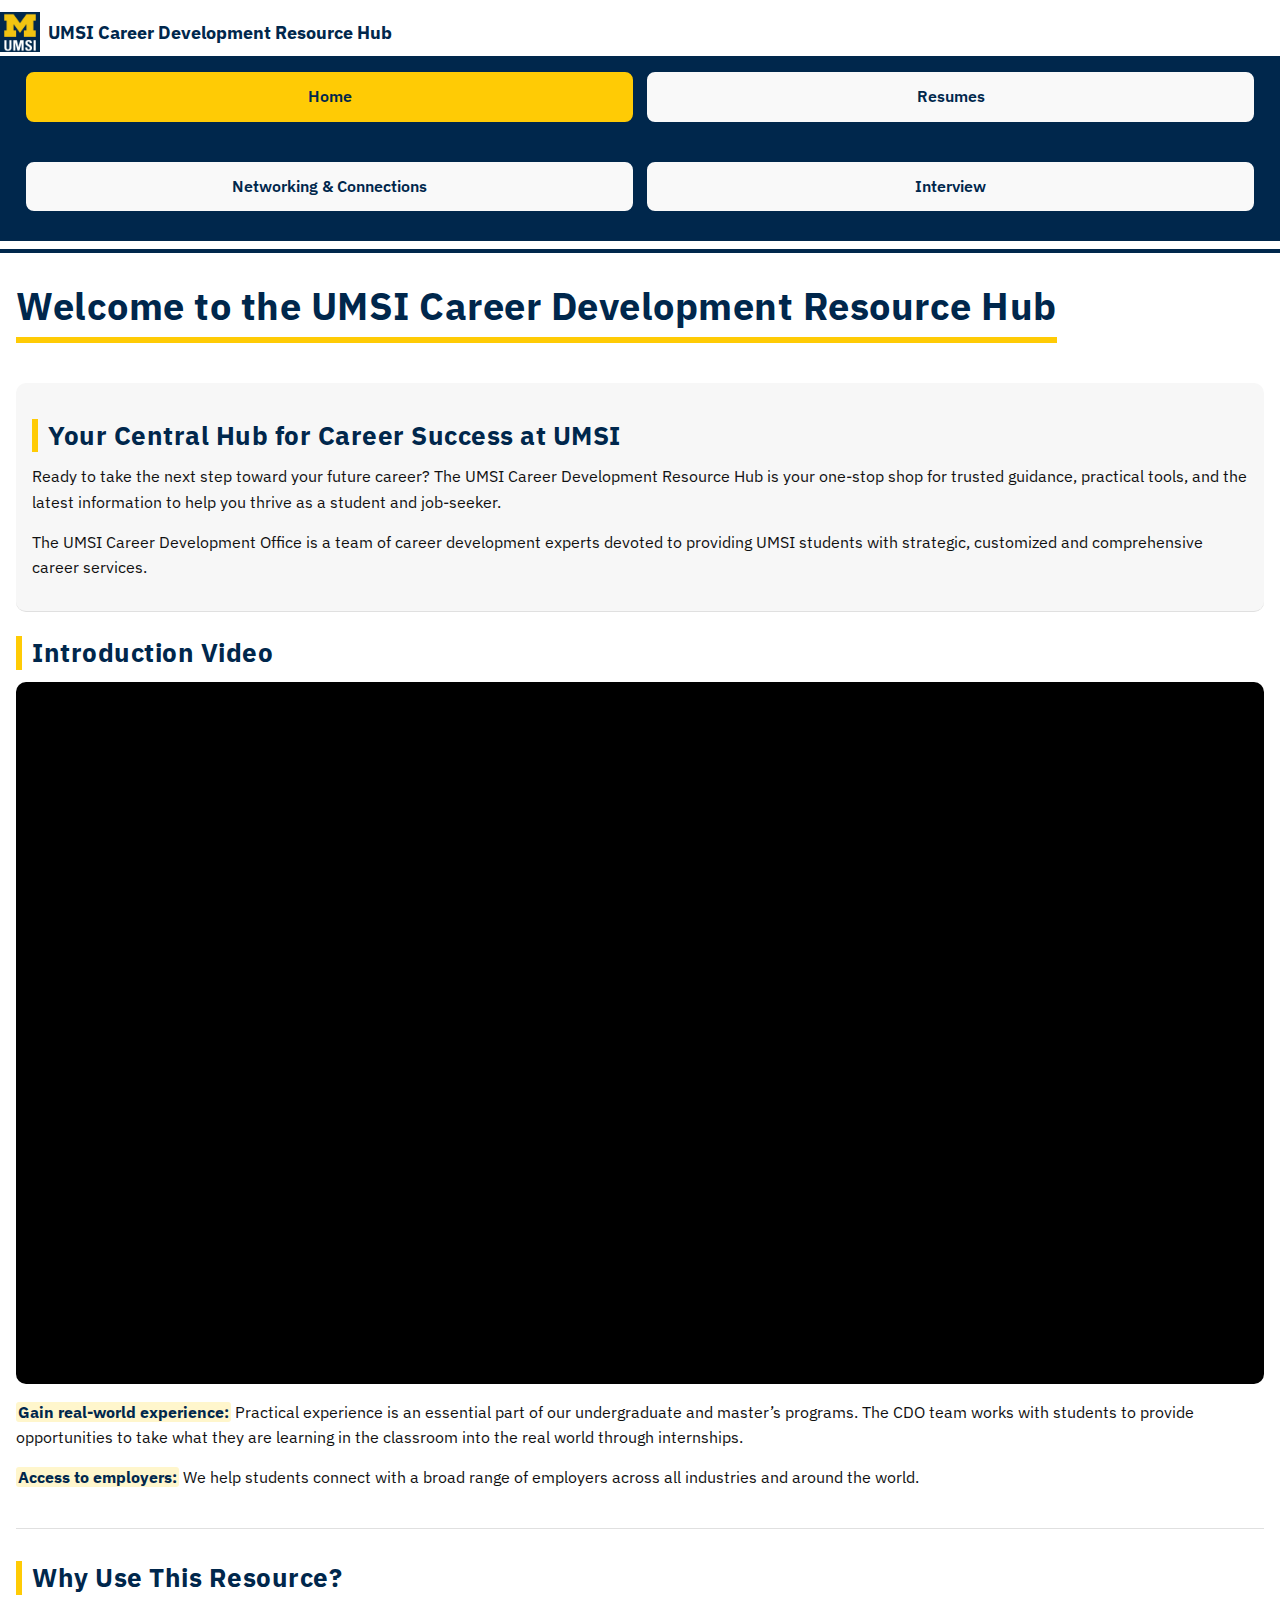
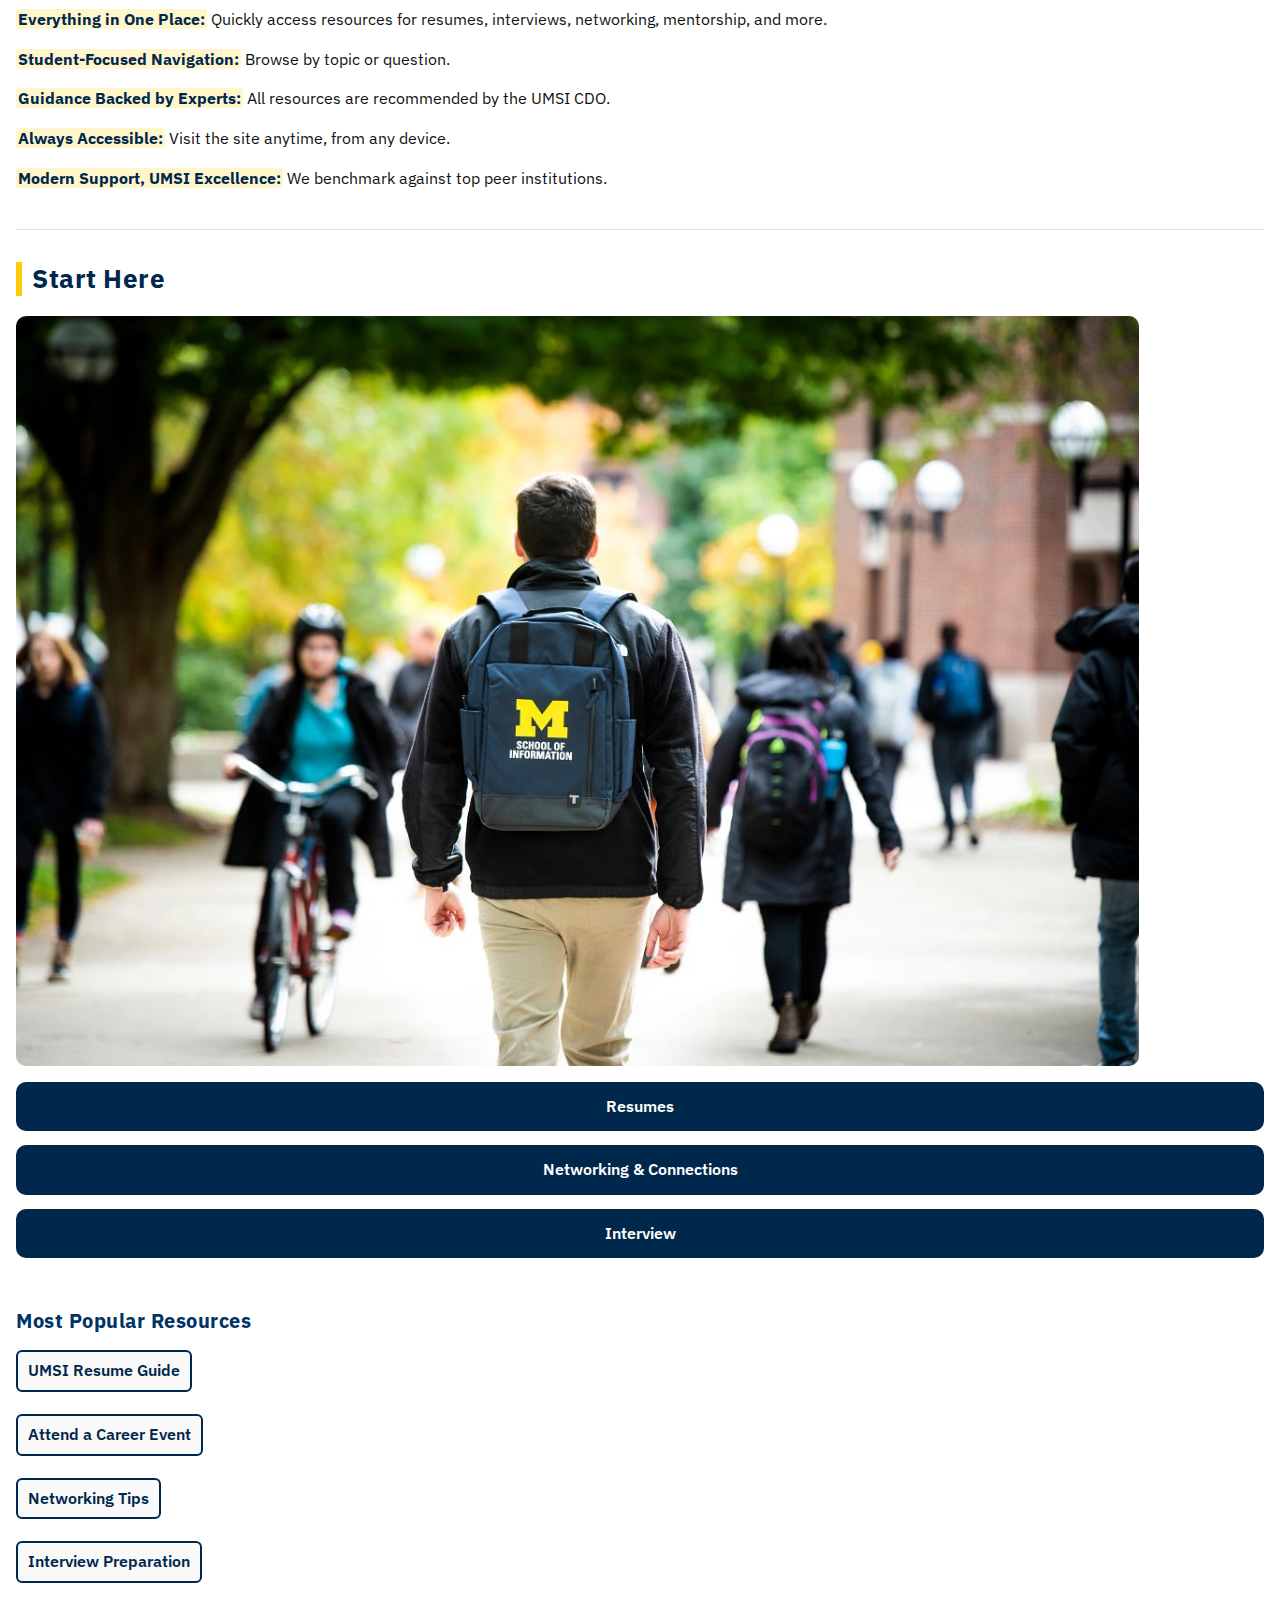
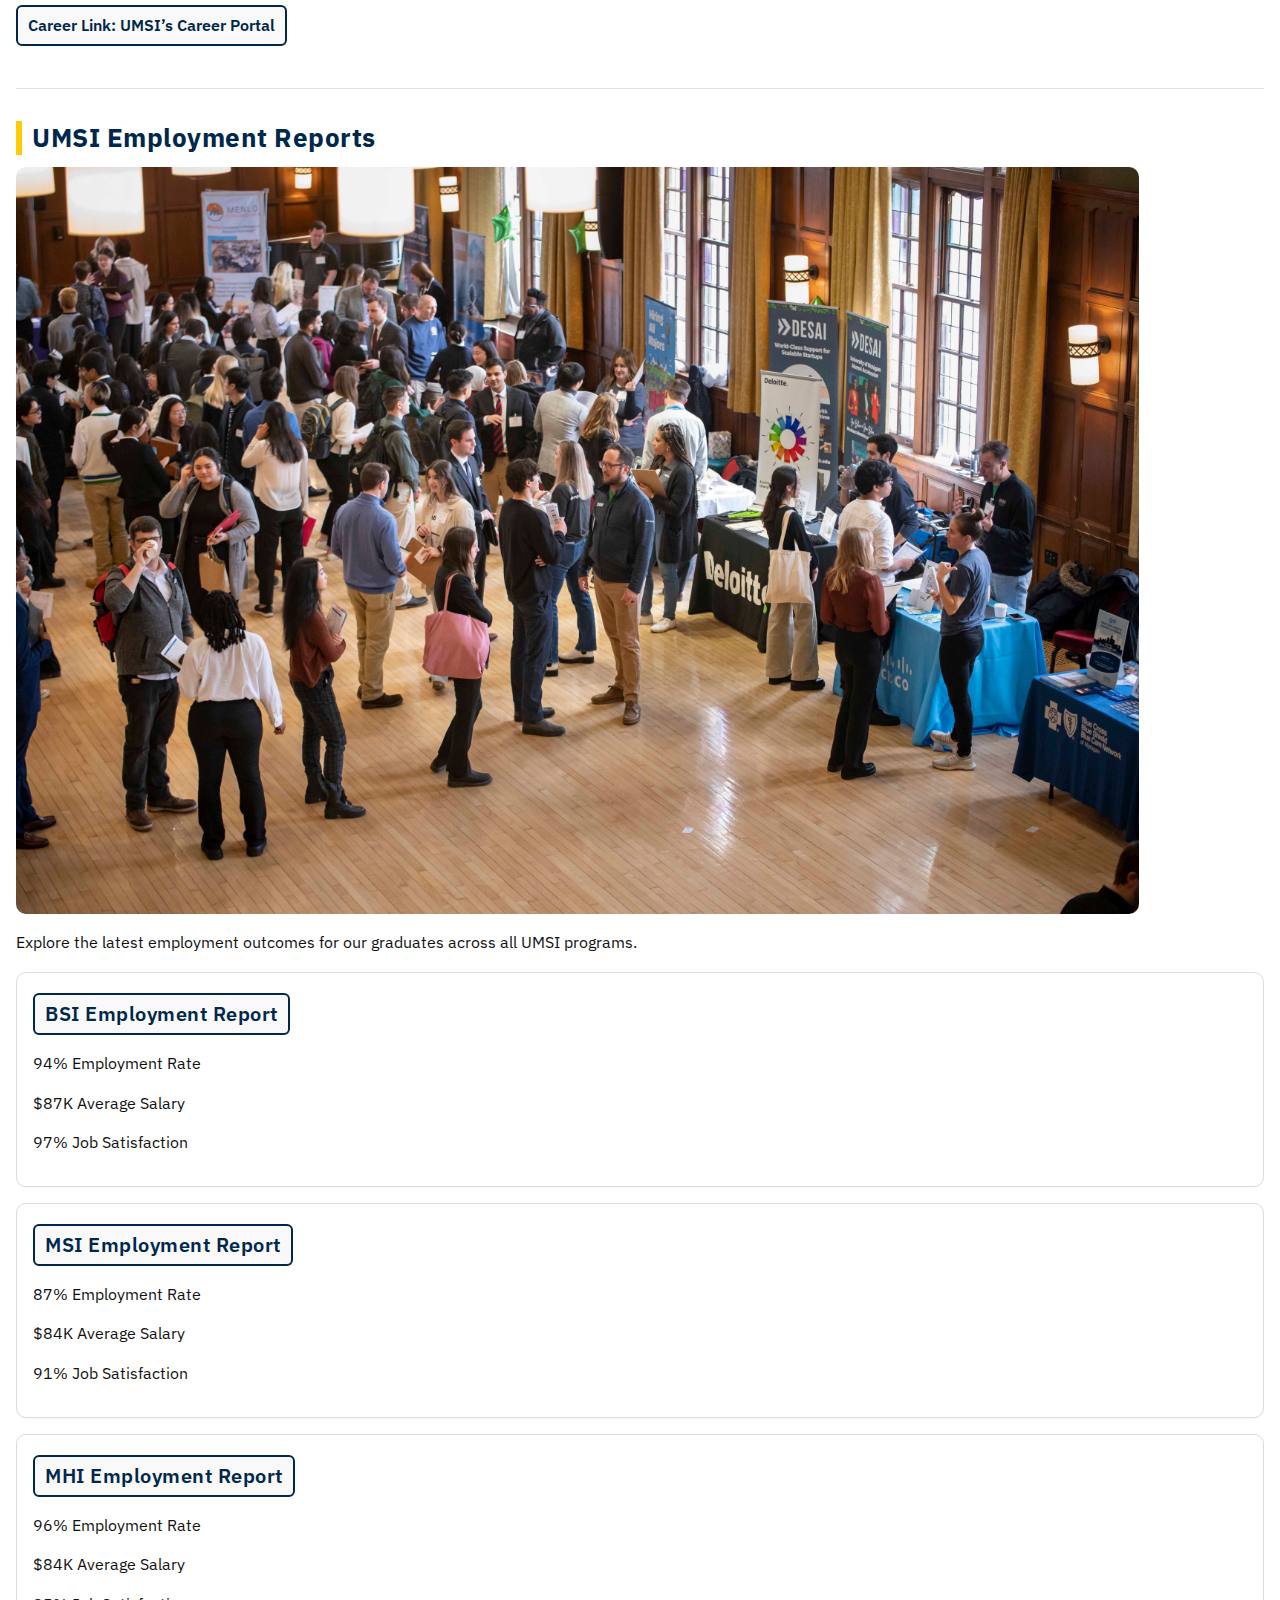
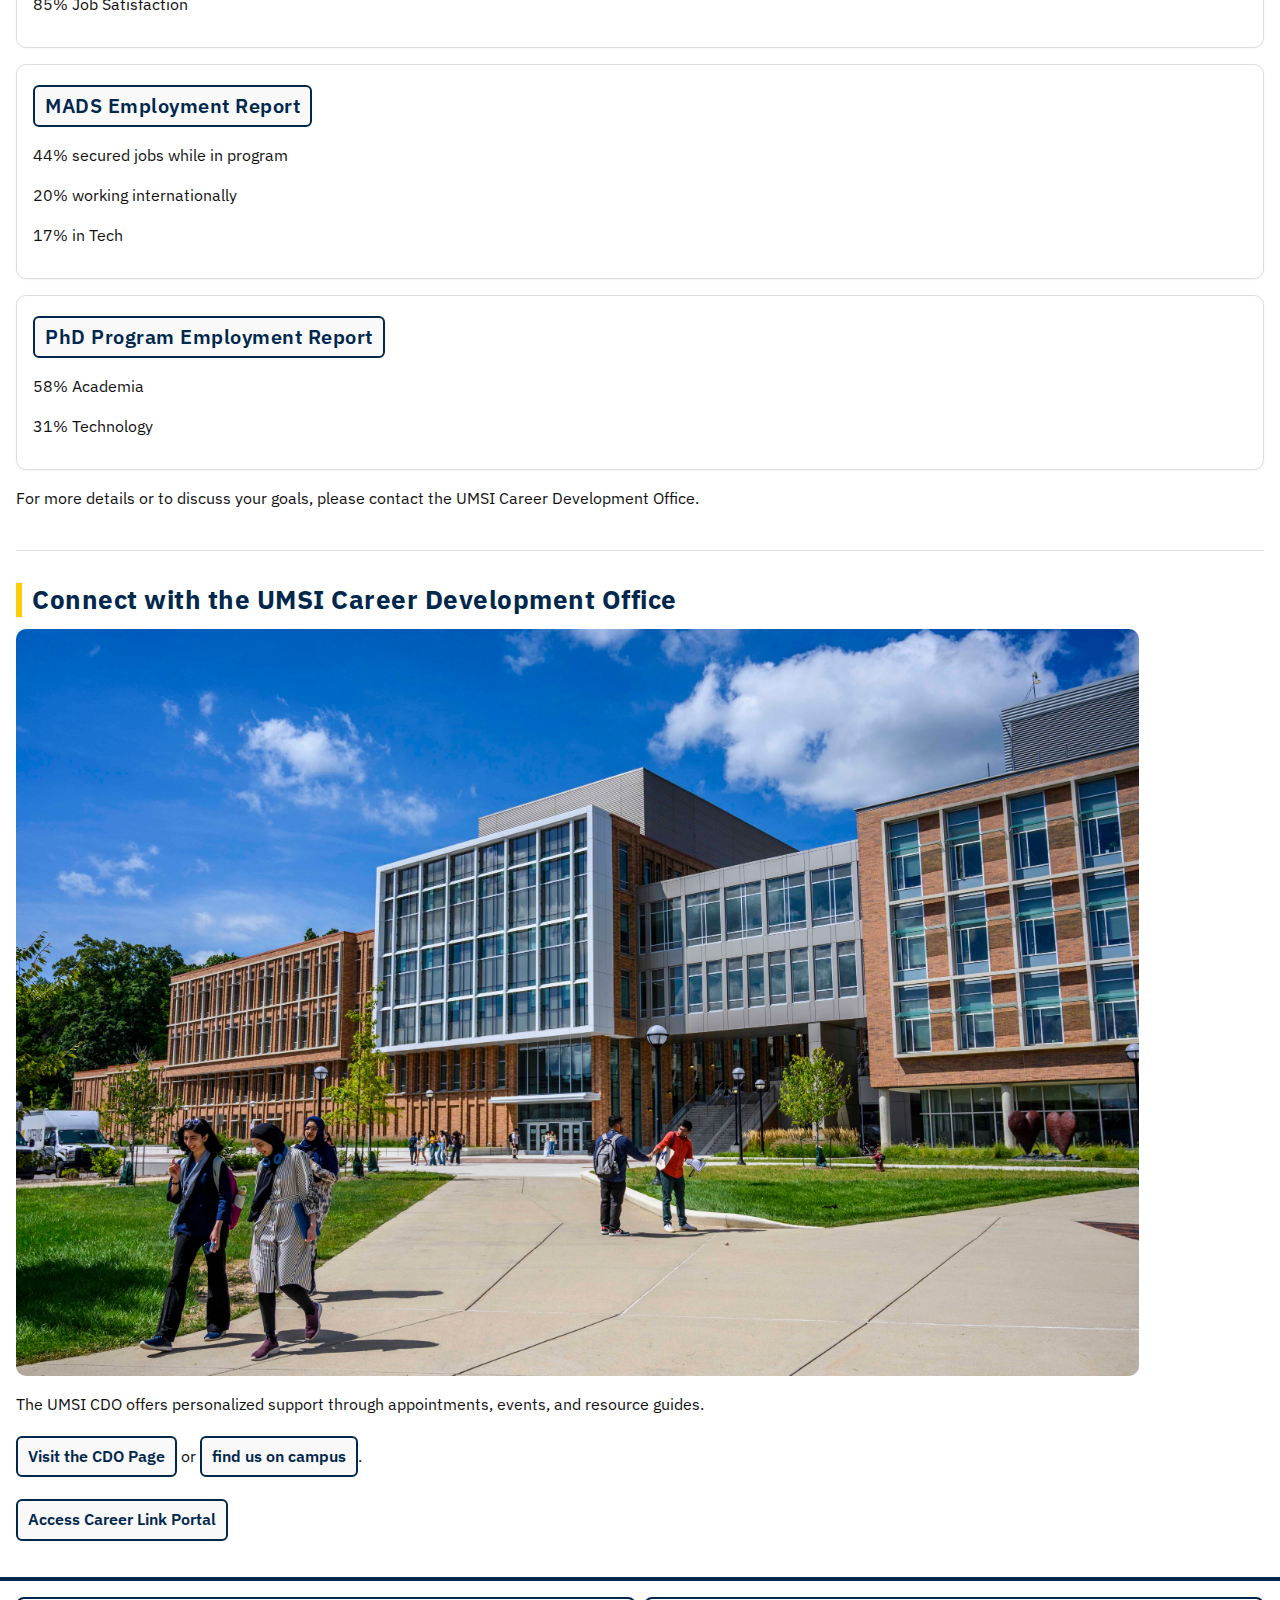
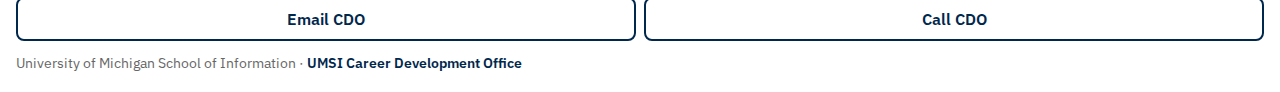
<file: index.html>
<!DOCTYPE html>
<html lang="en">
<head>
    <meta charset="UTF-8">
    <meta name="viewport" content="width=device-width, initial-scale=1">
    <title>MSI Career Development Resource Hub</title>
    <!-- IBM Plex Sans font (UM recommended) -->
    <link href="https://fonts.googleapis.com/css2?family=IBM+Plex+Sans:wght@400;600;700&display=swap" rel="stylesheet">
    <link rel="stylesheet" href="html5reset.css">
    <link rel="stylesheet" href="style.css">
</head>
<body>
<a href="#maincontent" class="skip-link">Skip to Main Content</a>

<header class="site-header">
    <div class="container brand">
        <img src="images/UMSI_signature_vertical_informal_solidblue.jpg" alt="UMSI logo">
        <div class="site-title">UMSI Career Development Resource Hub</div>
    </div>
    <nav class="nav" aria-label="Primary">
        <div class="container">
            <ul class="link-list">
                <li><a class="active" aria-current="page" href="index.html">Home</a></li>
                <li><a class="btn" href="resume.html">Resumes</a></li>
                <li><a class="btn" href="networkconnect.html">Networking & Connections</a></li>
                <li><a class="btn" href="interview.html">Interview</a></li>
            </ul>
        </div>
    </nav>
</header>

<main id="maincontent" tabindex="-1" class="container">
    <h1 class="home-title">Welcome to the UMSI Career Development Resource Hub</h1>

    <section class="lead">
        <h2>Your Central Hub for Career Success at UMSI</h2>
        <p>Ready to take the next step toward your future career? The UMSI Career Development Resource Hub is your
            one-stop shop for trusted guidance, practical tools, and the latest information to help you thrive as a
            student and job-seeker.</p>
        <p>The UMSI Career Development Office is a team of career development experts devoted to providing UMSI students
            with strategic, customized and comprehensive career services.</p>
    </section>

    <section class="mt-6">
        <h2>Introduction Video</h2>
        <div class="embed">
            <iframe
                    src="https://www.youtube.com/embed/GSjGeDYJ5Nk?rel=0"
                    title="UMSI Career Development Office Services Overview Video"
                    allowfullscreen>
            </iframe>
        </div>

        <p class="mt-4"><strong>Gain real-world experience:</strong> Practical experience is an essential part of our
            undergraduate and
            master’s programs. The CDO team works with students to provide opportunities to take what they are learning
            in the classroom into the real world through internships.</p>
        <p><strong>Access to employers:</strong> We help students connect with a broad range of employers across all
            industries and
            around the world.</p>
    </section>

    <section class="mt-6">
        <h2>Why Use This Resource?</h2>
        <ul class="checklist">
            <li><strong>Everything in One Place:</strong> Quickly access resources for resumes, interviews, networking,
                mentorship, and more.
            </li>
            <li><strong>Student-Focused Navigation:</strong> Browse by topic or question.</li>
            <li><strong>Guidance Backed by Experts:</strong> All resources are recommended by the UMSI CDO.</li>
            <li><strong>Always Accessible:</strong> Visit the site anytime, from any device.</li>
            <li><strong>Modern Support, UMSI Excellence:</strong> We benchmark against top peer institutions.</li>
        </ul>
    </section>

    <section class="mt-6">
        <h2>Start Here</h2>
        <div class="grid grid-2">
            <div>
                <img class="responsive-image" src="images/UMSI_CampusFall_UMSIBackpack_02.jpg"
                     alt="A student with a UMSI backpack in fall on the Diag">
                <ul class="mt-4 button-list">
                    <li><a class="btn" href="resume.html">Resumes</a></li>
                    <li><a class="btn" href="networkconnect.html">Networking & Connections</a></li>
                    <li><a class="btn" href="interview.html">Interview</a></li>
                </ul>
            </div>
            <div>
                <h3>Most Popular Resources</h3>
                <ul>
                    <li>
                        <a href="https://docs.google.com/document/d/1_1GfDJyVGIgE82MZjVhuWT_aB_2Hcj1NN62FUCXoR_o/edit?tab=t.0"
                           target="_blank" rel="noopener">UMSI Resume Guide</a></li>
                    <li><a href="https://umich.instructure.com/courses/137916/pages/attend-an-event" target="_blank"
                           rel="noopener">Attend a Career Event</a></li>
                    <li>
                        <a href="https://docs.google.com/document/d/18HMt79BU8ovGf9z7_P7No5tuwUS6qHNW5u0sgrepLtE/edit?tab=t.0"
                           target="_blank" rel="noopener">Networking Tips</a></li>
                    <li>
                        <a href="https://docs.google.com/presentation/d/15n-XqsFEntdbkZz89K-ohf7Or1NnCt5CQNDG-6fh2a0/edit?usp=sharing"
                           target="_blank" rel="noopener">Interview Preparation</a></li>
                    <li><a href="https://si-umich.12twenty.com/dashboard/" target="_blank" rel="noopener">Career Link:
                        UMSI’s Career Portal</a></li>
                </ul>
            </div>
        </div>
    </section>

    <section class="mt-6">
        <h2>UMSI Employment Reports</h2>
        <img class="responsive-image" src="images/employment.jpg" alt="Students engage with employers at a career fair">
        <p class="mt-4">Explore the latest employment outcomes for our graduates across all UMSI programs.</p>
        <div class="card-grid">
            <article class="card">
                <h3><a href="reports/EmploymentreportBSI2025.pdf" target="_blank" rel="noopener">BSI Employment
                    Report</a></h3>
                <ul>
                    <li>94% Employment Rate</li>
                    <li>$87K Average Salary</li>
                    <li>97% Job Satisfaction</li>
                </ul>
            </article>
            <article class="card">
                <h3><a href="reports/EmploymentreportMSI2025.pdf" target="_blank" rel="noopener">MSI Employment
                    Report</a></h3>
                <ul>
                    <li>87% Employment Rate</li>
                    <li>$84K Average Salary</li>
                    <li>91% Job Satisfaction</li>
                </ul>
            </article>
            <article class="card">
                <h3><a href="reports/EmploymentreportMHI2025.pdf" target="_blank" rel="noopener">MHI Employment
                    Report</a></h3>
                <ul>
                    <li>96% Employment Rate</li>
                    <li>$84K Average Salary</li>
                    <li>85% Job Satisfaction</li>
                </ul>
            </article>
            <article class="card">
                <h3><a href="reports/EmploymentreportMADS2025.pdf" target="_blank" rel="noopener">MADS Employment
                    Report</a></h3>
                <ul>
                    <li>44% secured jobs while in program</li>
                    <li>20% working internationally</li>
                    <li>17% in Tech</li>
                </ul>
            </article>
            <article class="card">
                <h3><a href="reports/EmploymentreportPhD2025.pdf" target="_blank" rel="noopener">PhD Program Employment
                    Report</a></h3>
                <ul>
                    <li>58% Academia</li>
                    <li>31% Technology</li>
                </ul>
            </article>
        </div>
        <p>For more details or to discuss your goals, please contact the UMSI Career Development Office.</p>
    </section>

    <section class="mt-6">
        <h2>Connect with the UMSI Career Development Office</h2>
        <img class="responsive-image" src="images/MastersOrientation3.jpg" alt="Students gathering during orientation">
        <p class="mt-4">The UMSI CDO offers personalized support through appointments, events, and resource guides.</p>
        <p><a href="https://www.si.umich.edu/student-experience/career-development" target="_blank" rel="noopener">Visit
            the CDO Page</a> or <a href="https://www.si.umich.edu/about-umsi/getting-umsi" target="_blank"
                                   rel="noopener">find us on campus</a>.</p>
        <p><a href="https://si-umich.12twenty.com/dashboard/" class="cta" target="_blank" rel="noopener">Access Career
            Link Portal</a></p>
    </section>
</main>

<footer class="site-footer">
    <div class="container inner">
        <div class="footer-actions">
            <a href="mailto:umsi.careers@umich.edu">Email CDO</a>
            <a href="tel:+17346150360">Call CDO</a>
        </div>
        <div class="footer-meta">
            University of Michigan School of Information · <a href="https://umich.instructure.com/courses/137916">UMSI
            Career Development Office</a>
        </div>
    </div>
</footer>
</body>
</html>
</file>
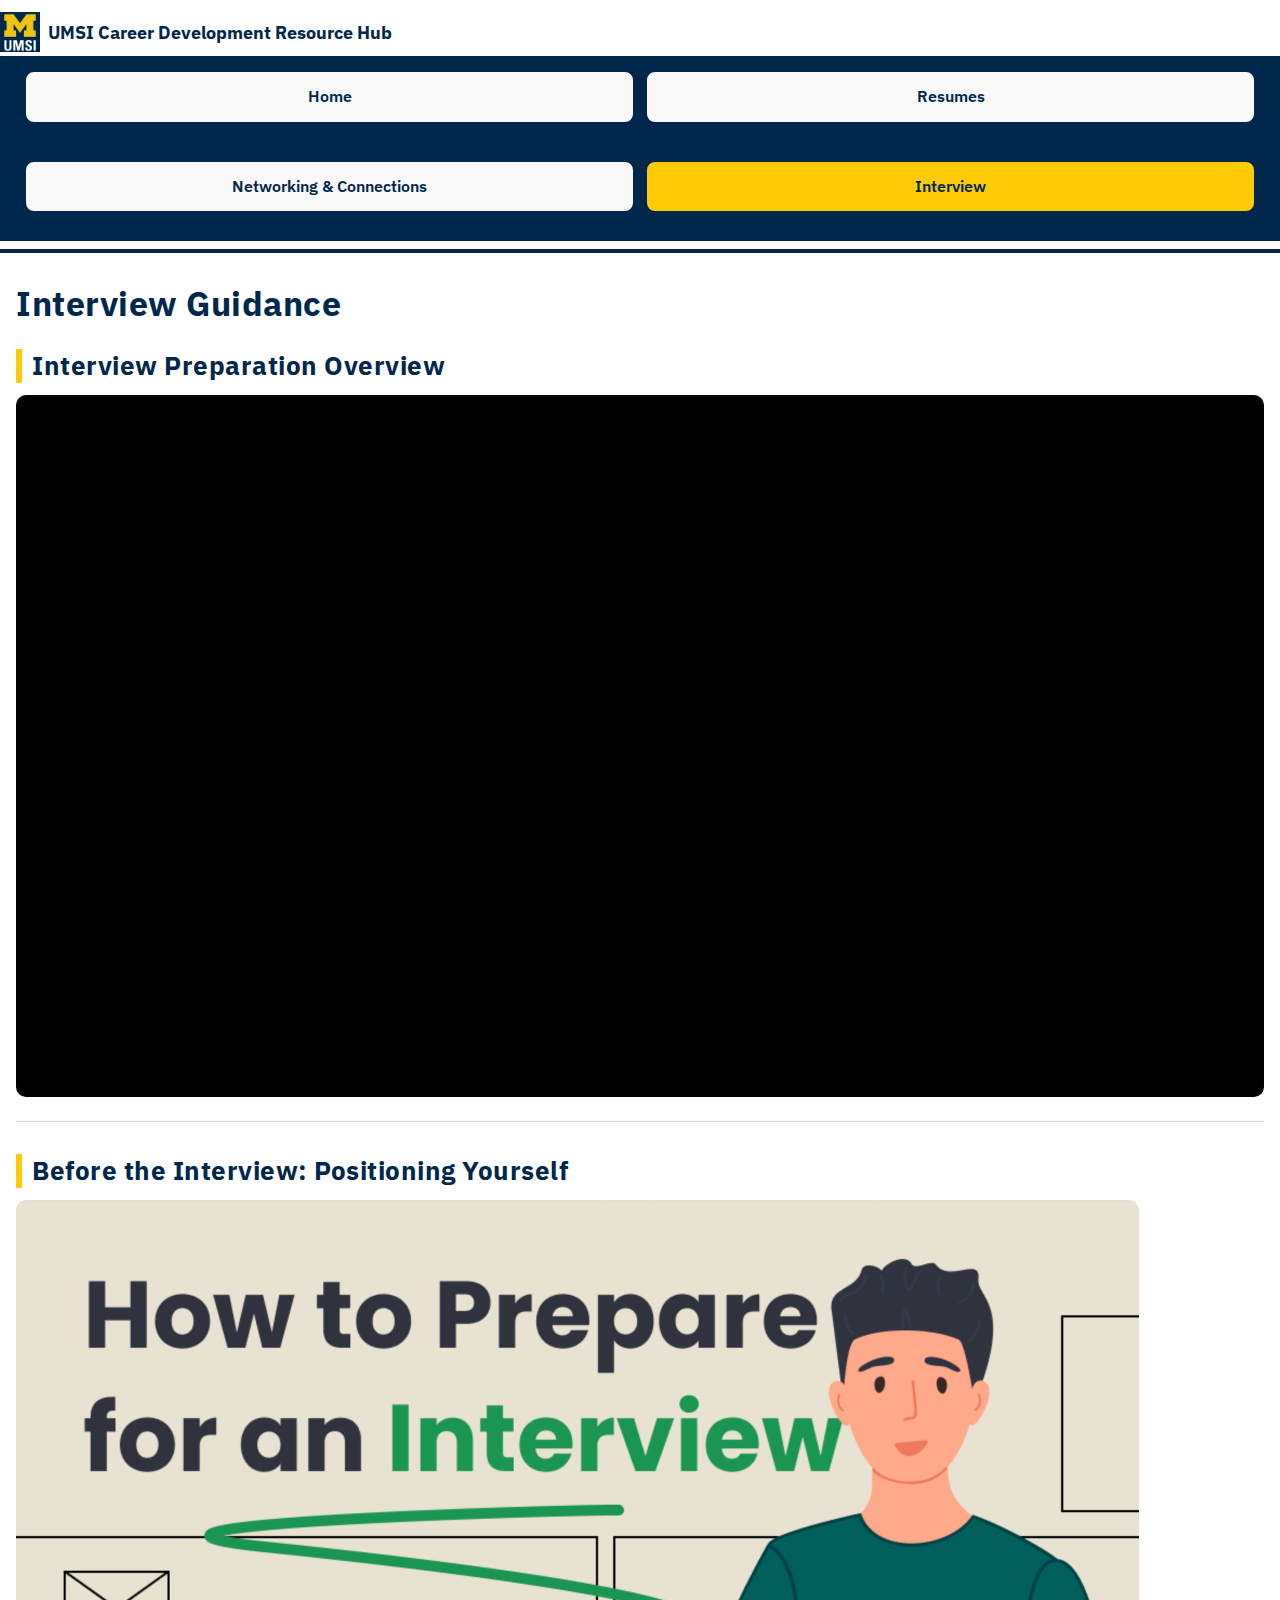
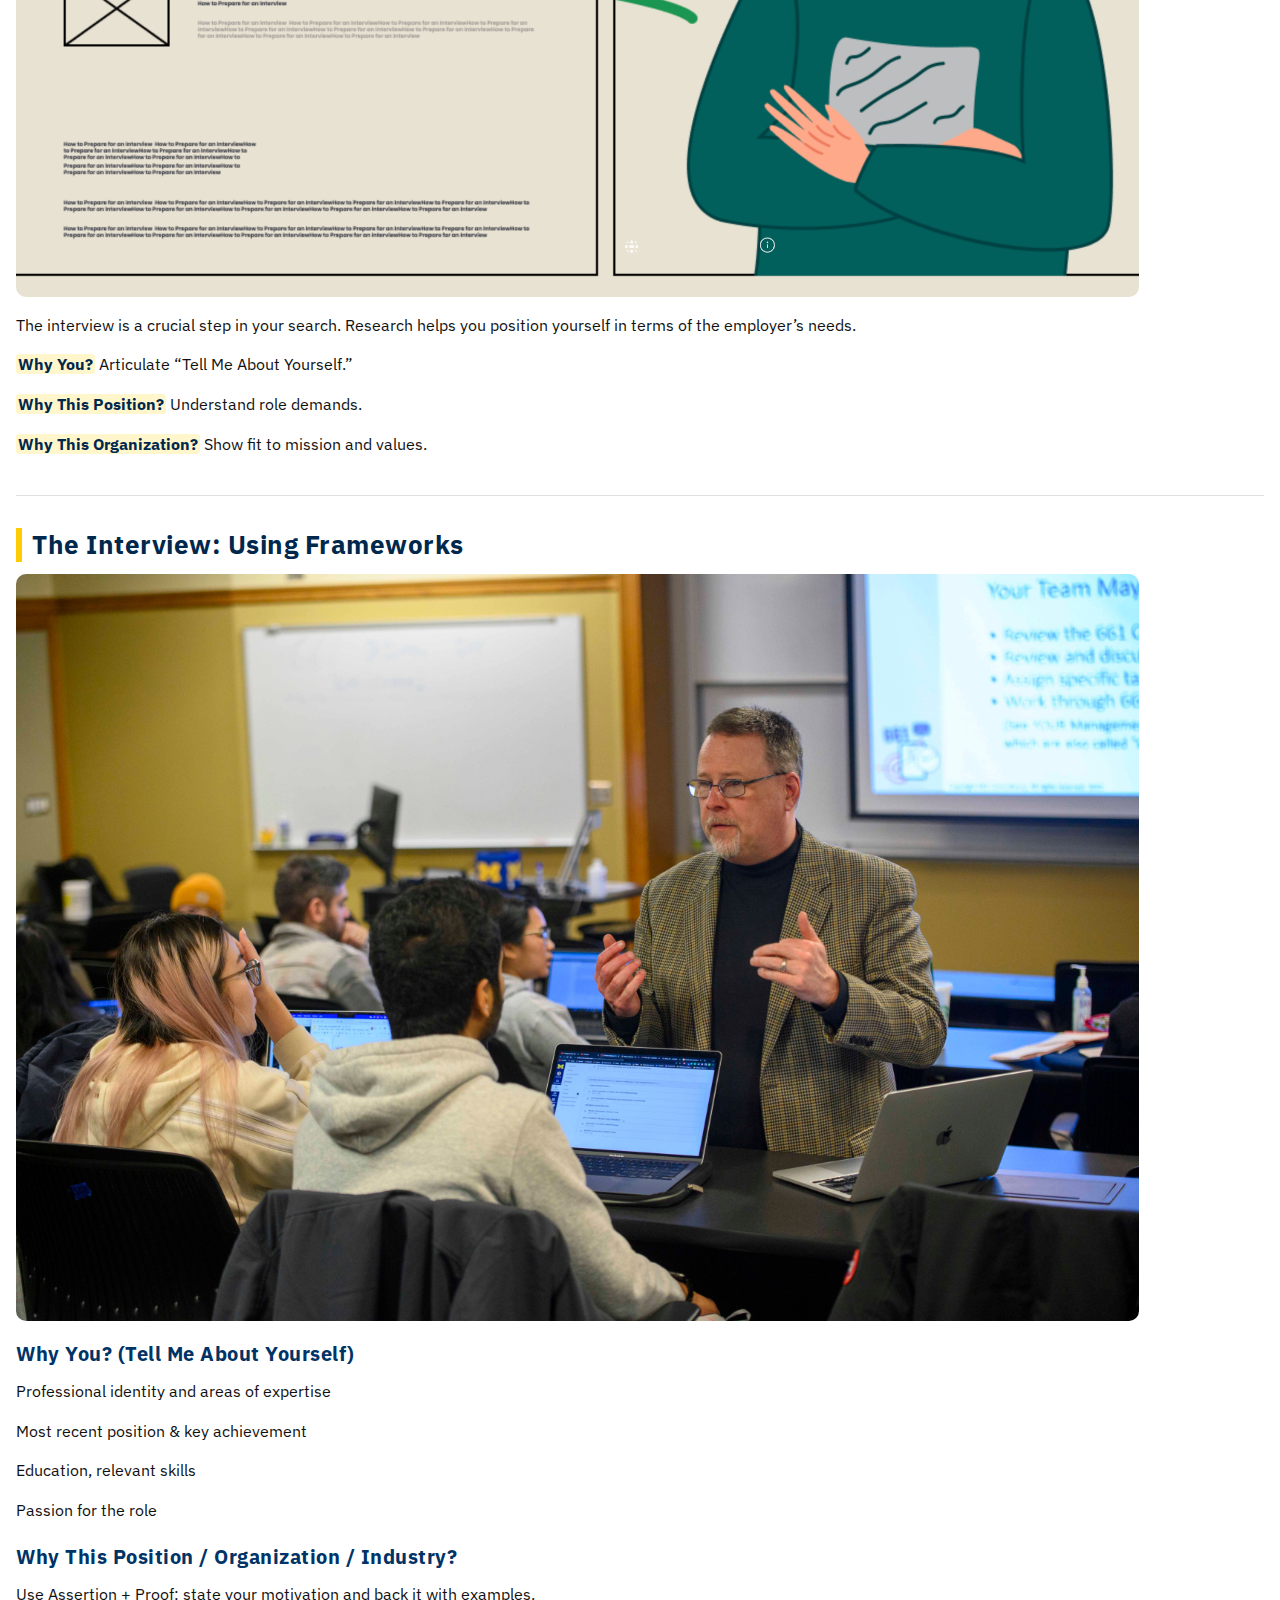
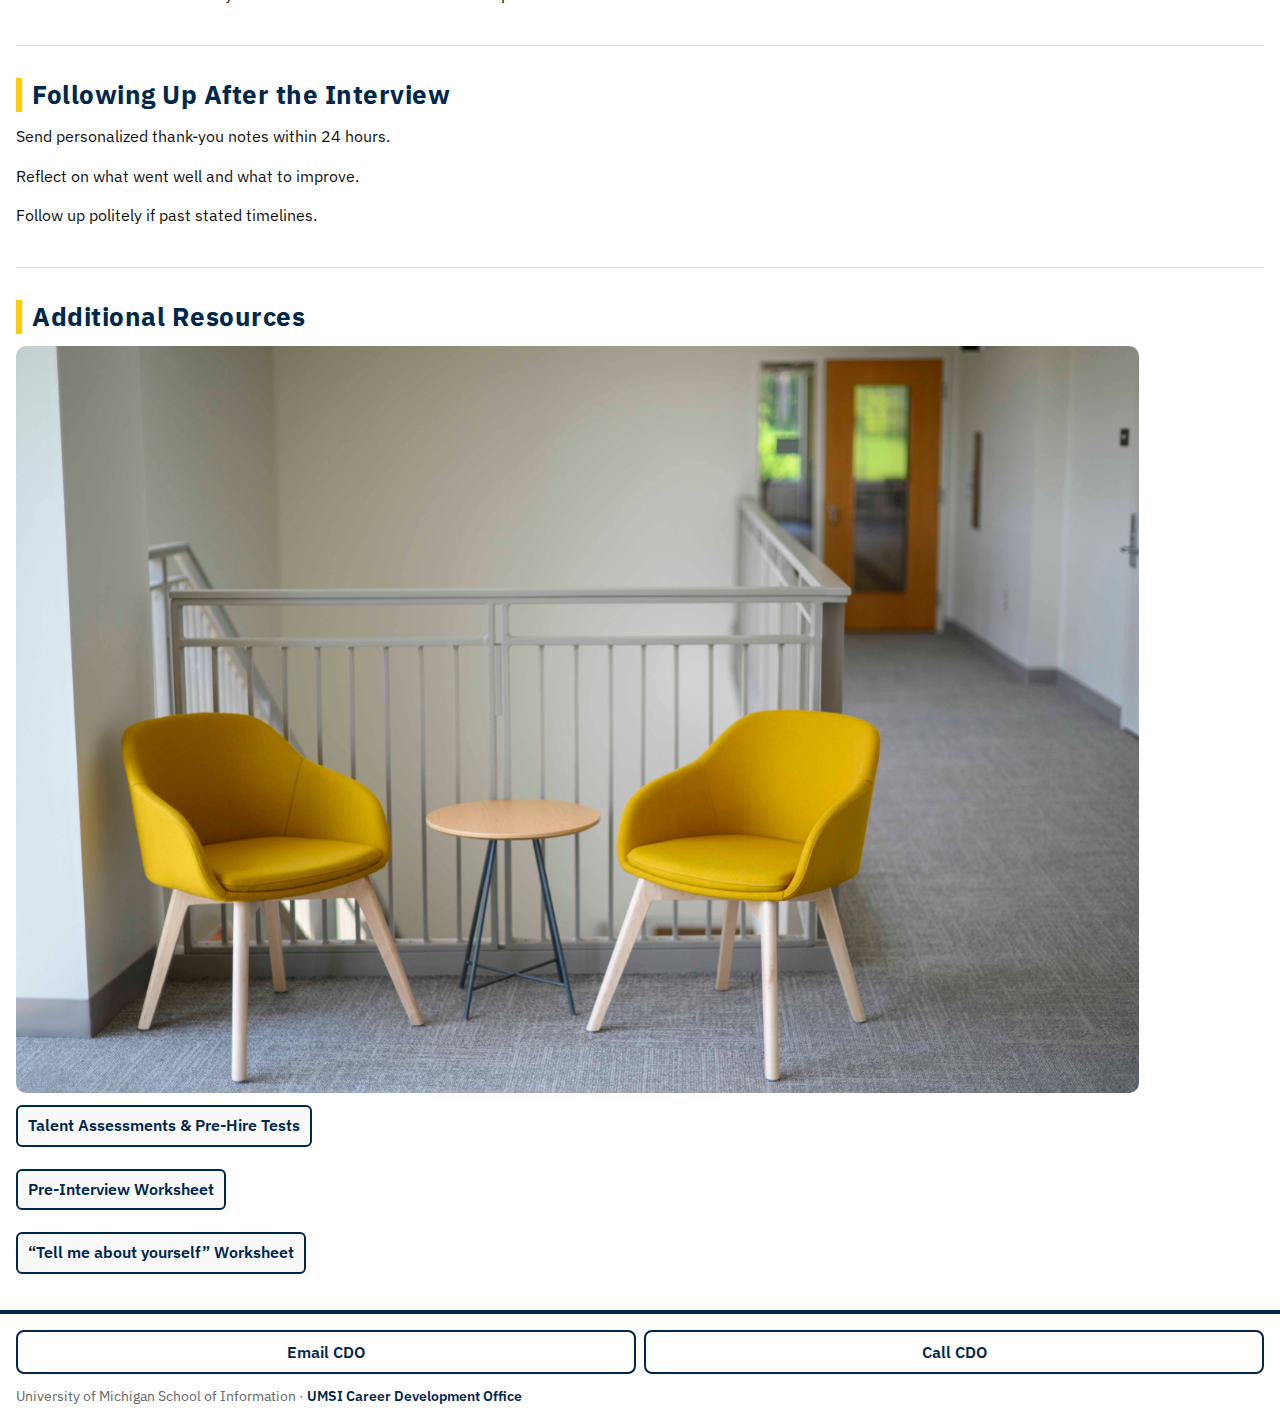
<file: interview.html>
<!doctype html>
<html lang="en">
<head>
    <meta charset="UTF-8">
    <meta name="viewport" content="width=device-width, initial-scale=1">
    <title>MSI Career Development · Interview Guidance</title>
    <!-- IBM Plex Sans font (UM recommended) -->
    <link href="https://fonts.googleapis.com/css2?family=IBM+Plex+Sans:wght@400;600;700&display=swap" rel="stylesheet">
    <link rel="stylesheet" href="html5reset.css">
    <link rel="stylesheet" href="style.css">
</head>
<body>
<a href="#maincontent" class="skip-link">Skip to Main Content</a>

<header class="site-header">
    <div class="container brand">
        <img src="images/UMSI_signature_vertical_informal_solidblue.jpg" alt="UMSI logo">
        <div class="site-title">UMSI Career Development Resource Hub</div>
    </div>
    <nav class="nav" aria-label="Primary">
        <div class="container">
            <ul class="link-list">
                <li><a href="index.html">Home</a></li>
                <li><a href="resume.html">Resumes</a></li>
                <li><a href="networkconnect.html">Networking & Connections</a></li>
                <li><a class="active" aria-current="page" href="interview.html">Interview</a></li>
            </ul>
        </div>
    </nav>
</header>

<main id="maincontent" tabindex="-1" class="container">
    <h1>Interview Guidance</h1>
    <section class="mt-6">
        <h2>Interview Preparation Overview</h2>
        <div class="embed">
            <iframe
                    src="https://www.youtube.com/embed/e8KLRQS6hAA?rel=0"
                    title="UMSI Career Development Office - Interview Preparation Overview"
                    allowfullscreen>
            </iframe>

        </div>
    </section>

    <section class="mt-6">
        <h2>Before the Interview: Positioning Yourself</h2>
        <img class="responsive-image" src="images/interview0.png" alt="Student preparing for an interview">
        <p class="mt-4">The interview is a crucial step in your search. Research helps you position yourself in terms of
            the employer’s needs.</p>
        <ul>
            <li><strong>Why You?</strong> Articulate “Tell Me About Yourself.”</li>
            <li><strong>Why This Position?</strong> Understand role demands.</li>
            <li><strong>Why This Organization?</strong> Show fit to mission and values.</li>
        </ul>
    </section>

    <section class="mt-6">
        <h2>The Interview: Using Frameworks</h2>
        <img class="responsive-image" src="images/interview02.jpg" alt="Interview instruction session">
        <h3>Why You? (Tell Me About Yourself)</h3>
        <ul>
            <li>Professional identity and areas of expertise</li>
            <li>Most recent position & key achievement</li>
            <li>Education, relevant skills</li>
            <li>Passion for the role</li>
        </ul>
        <h3>Why This Position / Organization / Industry?</h3>
        <p>Use Assertion + Proof: state your motivation and back it with examples.</p>
    </section>

    <section class="mt-6">
        <h2>Following Up After the Interview</h2>
        <ul>
            <li>Send personalized thank-you notes within 24 hours.</li>
            <li>Reflect on what went well and what to improve.</li>
            <li>Follow up politely if past stated timelines.</li>
        </ul>
    </section>

    <section class="mt-6">
        <h2>Additional Resources</h2>
        <img class="responsive-image" src="images/interview01.jpg" alt="Interview scene in progress">
        <ul>
            <li><a href="https://docs.google.com/document/d/1_DIZ5Zj39oBUgyFPt8twTG0J18LKthZdwOrWG6R5X_M/edit?tab=t.0"
                   target="_blank" rel="noopener">Talent Assessments & Pre-Hire Tests</a></li>
            <li><a href="https://docs.google.com/document/d/1lqMTo5GGCa-0dabg2LZiW2YWasirj05ymFLrQhkcQ7c/edit?tab=t.0"
                   target="_blank" rel="noopener">Pre-Interview Worksheet</a></li>
            <li>
                <a href="https://docs.google.com/document/d/16HY__RHplZMBGhWmM6OavMvXXwiuNMxSPsfGCTIKd-o/edit?tab=t.0#heading=h.gjdgxs"
                   target="_blank" rel="noopener">“Tell me about yourself” Worksheet</a></li>
        </ul>
    </section>
</main>

<footer class="site-footer">
    <div class="container inner">
        <div class="footer-actions">
            <a href="mailto:umsi.careers@umich.edu">Email CDO</a>
            <a href="tel:+17346150360">Call CDO</a>
        </div>
        <div class="footer-meta">
            University of Michigan School of Information · <a href="https://umich.instructure.com/courses/137916">UMSI
            Career Development Office</a>
        </div>
    </div>
</footer>
</body>
</html>
</file>
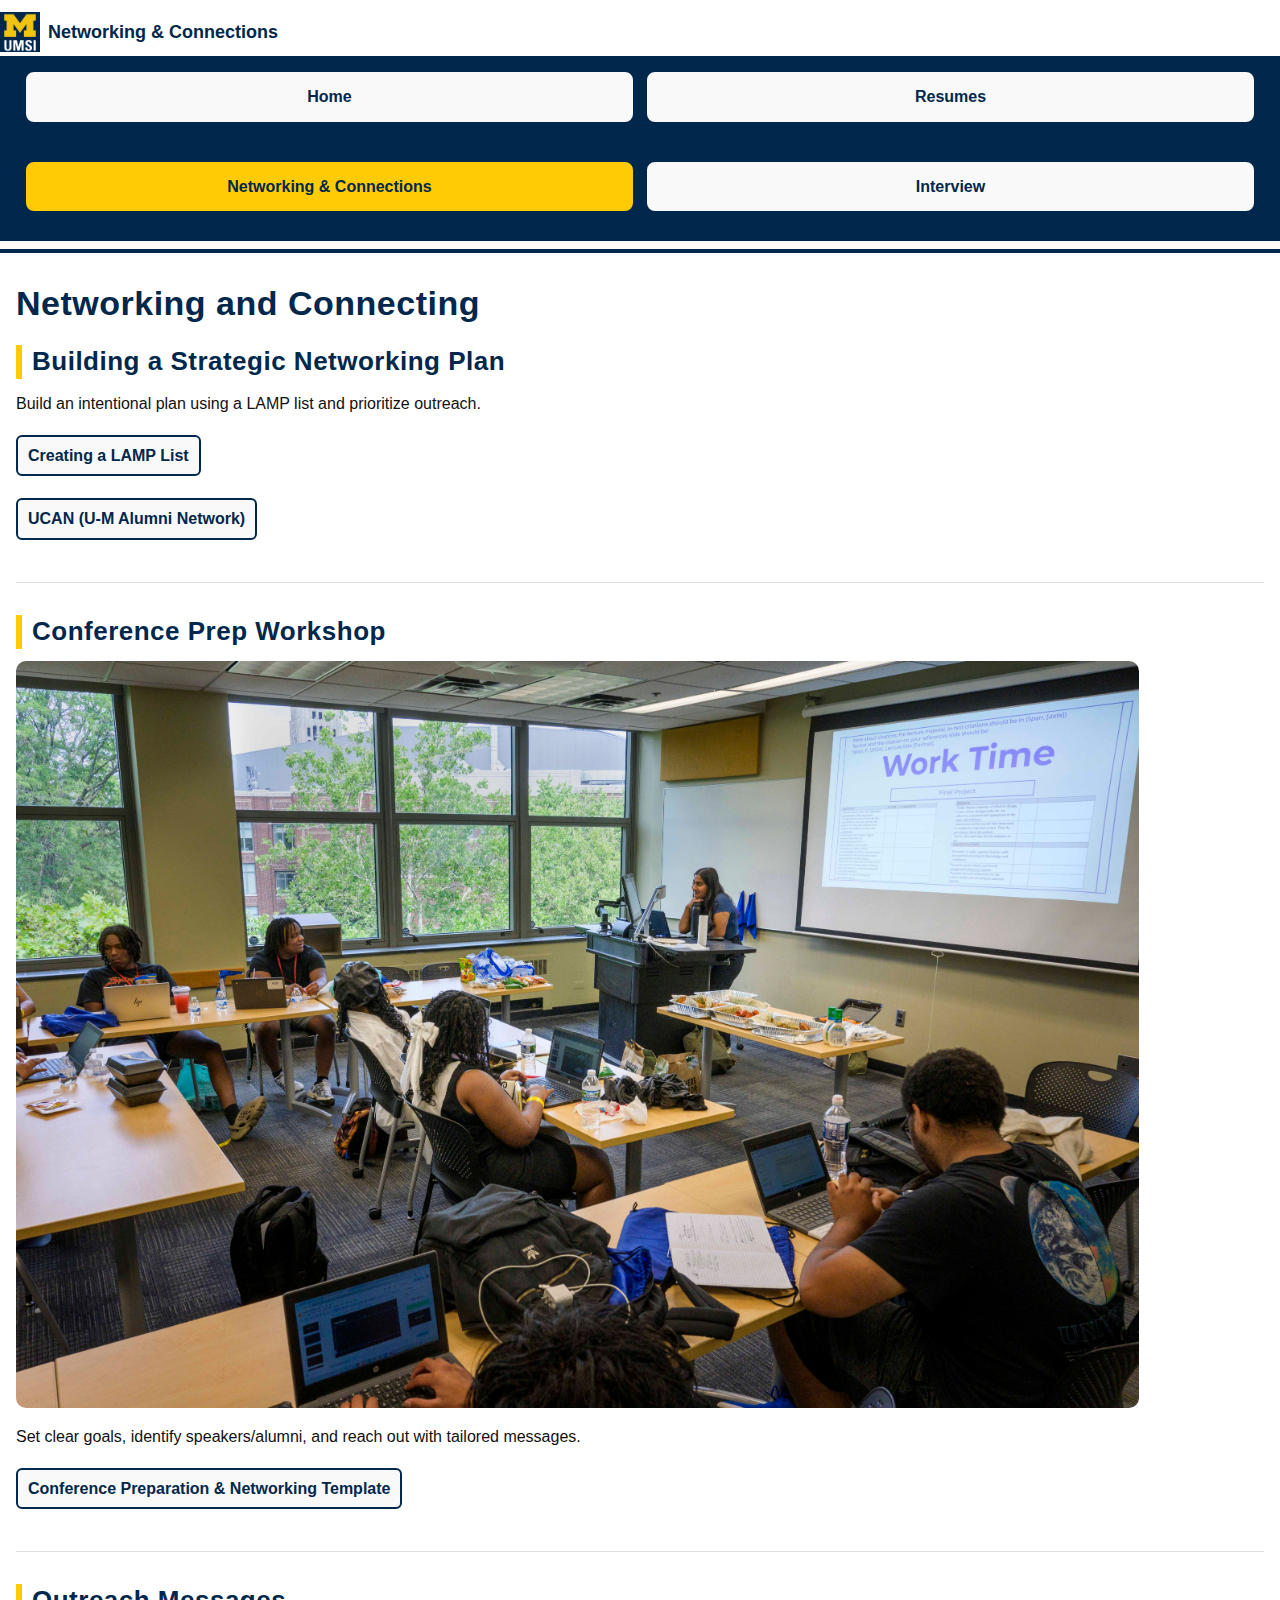
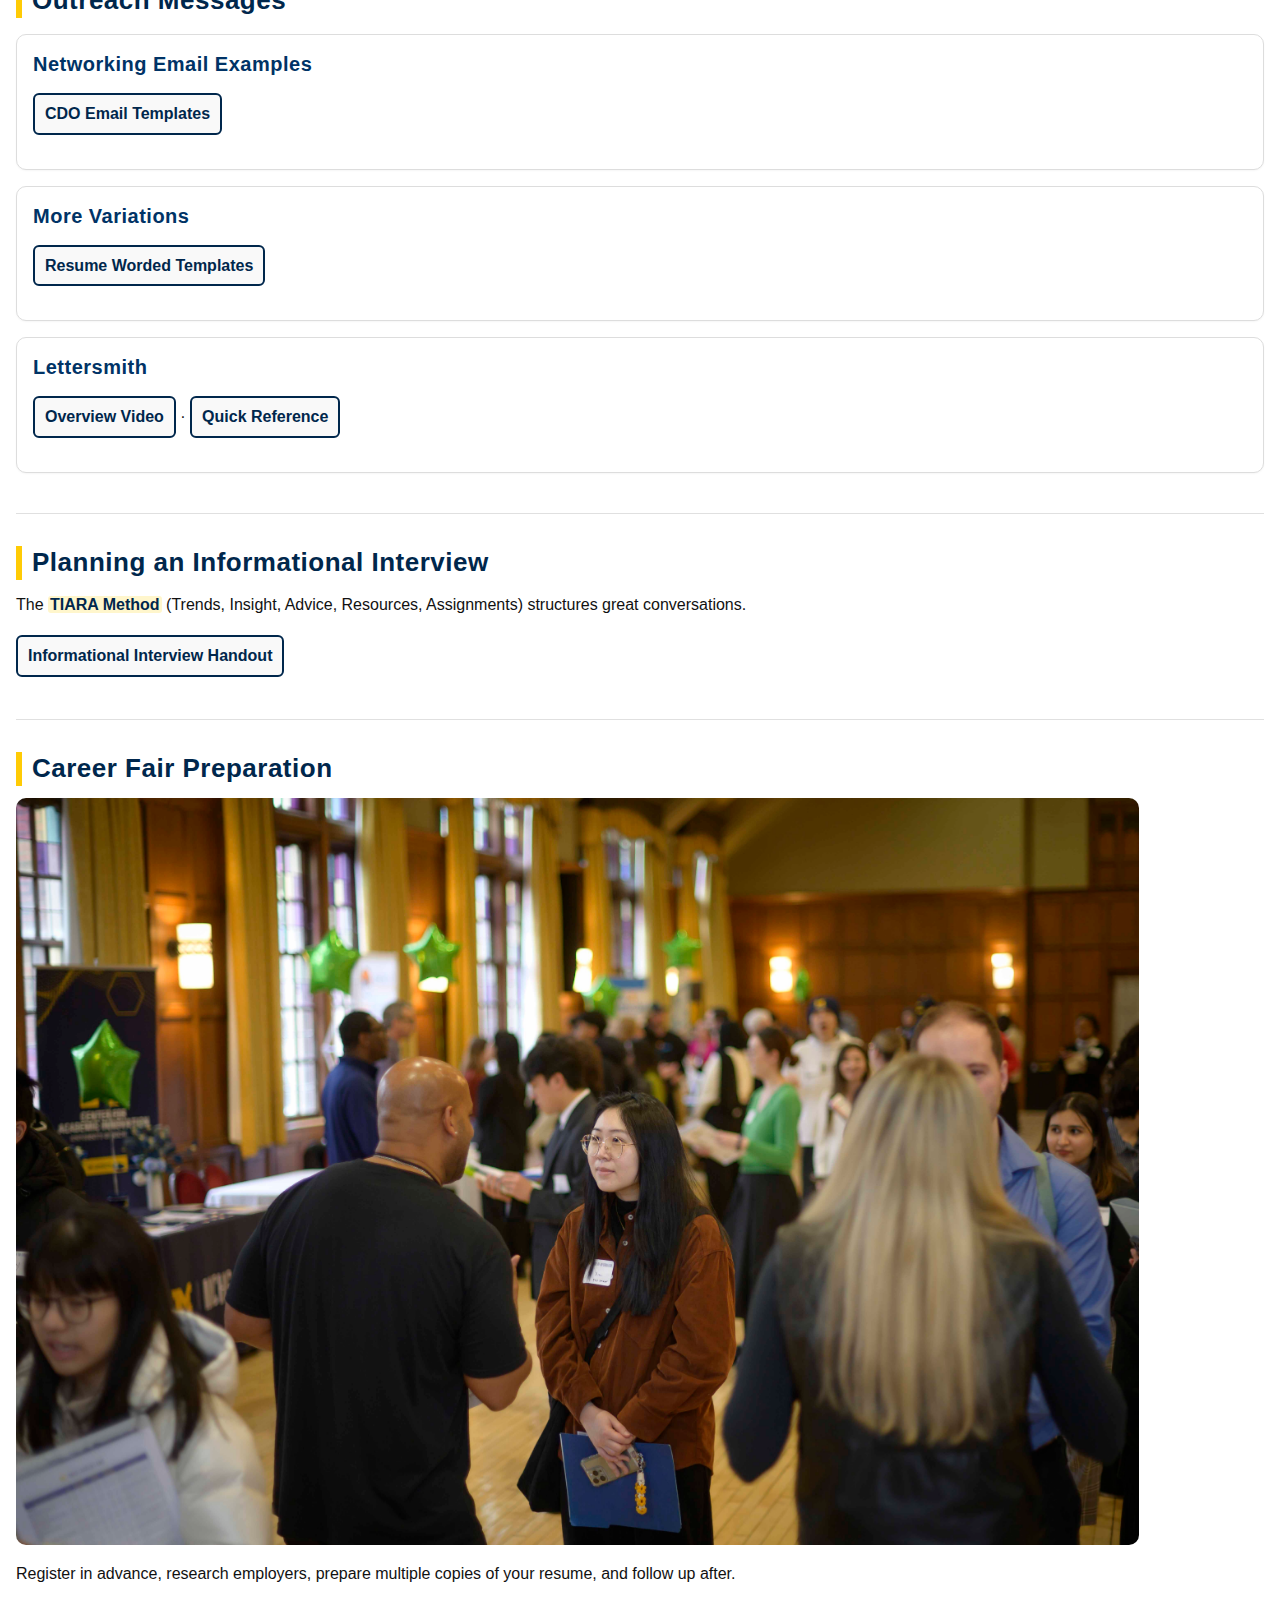
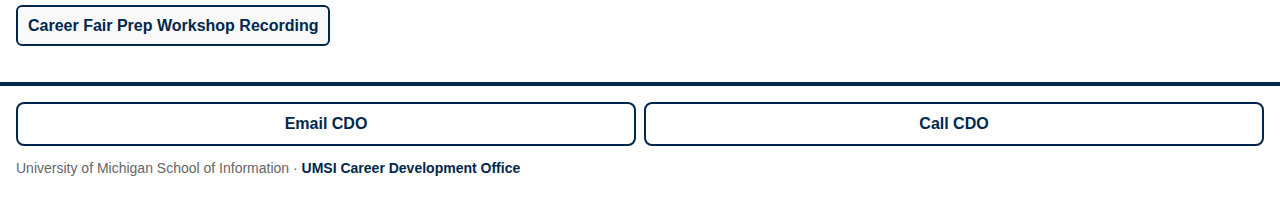
<file: networkconnect.html>
<!doctype html>
<html lang="en">
<head>
    <meta charset="UTF-8">
    <meta name="viewport" content="width=device-width, initial-scale=1">
    <title>MSI Career Development · Networking & Connections</title>
    <link rel="stylesheet" href="html5reset.css">
    <link rel="stylesheet" href="style.css">
</head>
<body>
<a href="#maincontent" class="skip-link">Skip to Main Content</a>

<header class="site-header">
    <div class="container brand">
        <img src="images/UMSI_signature_vertical_informal_solidblue.jpg" alt="UMSI logo">
        <div class="site-title">Networking & Connections</div>
    </div>
    <nav class="nav" aria-label="Primary">
        <div class="container">
            <ul class="link-list">
                <li><a href="index.html">Home</a></li>
                <li><a href="resume.html">Resumes</a></li>
                <li><a class="active" aria-current="page" href="networkconnect.html">Networking & Connections</a></li>
                <li><a href="interview.html">Interview</a></li>
            </ul>
        </div>
    </nav>
</header>

<main id="maincontent" tabindex="-1" class="container">
    <h1>Networking and Connecting</h1>

    <section class="mt-4">
        <h2>Building a Strategic Networking Plan</h2>
        <p>Build an intentional plan using a LAMP list and prioritize outreach.</p>
        <ul>
            <li><a href="https://docs.google.com/document/d/18HMt79BU8ovGf9z7_P7No5tuwUS6qHNW5u0sgrepLtE/edit?tab=t.0"
                   target="_blank" rel="noopener">Creating a LAMP List</a></li>
            <li><a href="https://umich.peoplegrove.com/v2" target="_blank" rel="noopener">UCAN (U‑M Alumni Network)</a>
            </li>
        </ul>
    </section>

    <section class="mt-6">
        <h2>Conference Prep Workshop</h2>
        <img class="responsive-image" src="images/workshop.jpg" alt="UMSI networking event">
        <p class="mt-4">Set clear goals, identify speakers/alumni, and reach out with tailored messages.</p>
        <p>
            <a href="https://docs.google.com/spreadsheets/d/1JtqyC7YSip571jGJjw8JTzCfQSQQX-VmIV4KS_PZ1EE/edit?gid=1589706144#gid=1589706144"
               target="_blank" rel="noopener">Conference Preparation & Networking Template</a></p>
    </section>

    <section class="mt-6">
        <h2>Outreach Messages</h2>
        <div class="card-grid">
            <article class="card">
                <h3>Networking Email Examples</h3>
                <p>
                    <a href="https://docs.google.com/document/d/1cwq2KtdKQbO-tICHKUyKRA3QY4_3VJ8NLC2kwPBY4dI/edit?tab=t.0#heading=h.sr3fmmczaskm"
                       target="_blank" rel="noopener">CDO Email Templates</a></p>
            </article>
            <article class="card">
                <h3>More Variations</h3>
                <p><a href="https://resumeworded.com/networking-email-templates/" target="_blank" rel="noopener">Resume
                    Worded Templates</a></p>
            </article>
            <article class="card">
                <h3>Lettersmith</h3>
                <p><a href="https://www.youtube.com/watch?v=9IDVnvOd8cY" target="_blank" rel="noopener">Overview
                    Video</a> · <a
                        href="https://docs.google.com/document/d/1XbQsIwQ8zbqqqeFeZmrAvsHuBd9ppSoyL_Ty7Fe0TGA/edit?tab=t.0"
                        target="_blank" rel="noopener">Quick Reference</a></p>
            </article>
        </div>
    </section>

    <section class="mt-6">
        <h2>Planning an Informational Interview</h2>
        <p>The <strong>TIARA Method</strong> (Trends, Insight, Advice, Resources, Assignments) structures great
            conversations.</p>
        <p><a href="https://docs.google.com/document/d/1cwq2KtdKQbO-tICHKUyKRA3QY4_3VJ8NLC2kwPBY4dI/edit?tab=t.0"
              target="_blank" rel="noopener">Informational Interview Handout</a></p>
    </section>

    <section class="mt-6">
        <h2>Career Fair Preparation</h2>
        <img class="responsive-image" src="images/careerfair.jpg"
             alt="Students speaking with recruiters at a career fair">
        <p class="mt-4">Register in advance, research employers, prepare multiple copies of your resume, and follow up
            after.</p>
        <p><a href="https://www.youtube.com/watch?v=VyJ-ksaAsFo&t=1s" target="_blank" rel="noopener">Career Fair Prep
            Workshop Recording</a></p>
    </section>
</main>

<footer class="site-footer">
    <div class="container inner">
        <div class="footer-actions">
            <a href="mailto:umsi.careers@umich.edu">Email CDO</a>
            <a href="tel:+17346150360">Call CDO</a>
        </div>
        <div class="footer-meta">
            University of Michigan School of Information · <a href="https://umich.instructure.com/courses/137916">UMSI
            Career Development Office</a>
        </div>
    </div>
</footer>
</body>
</html>
</file>
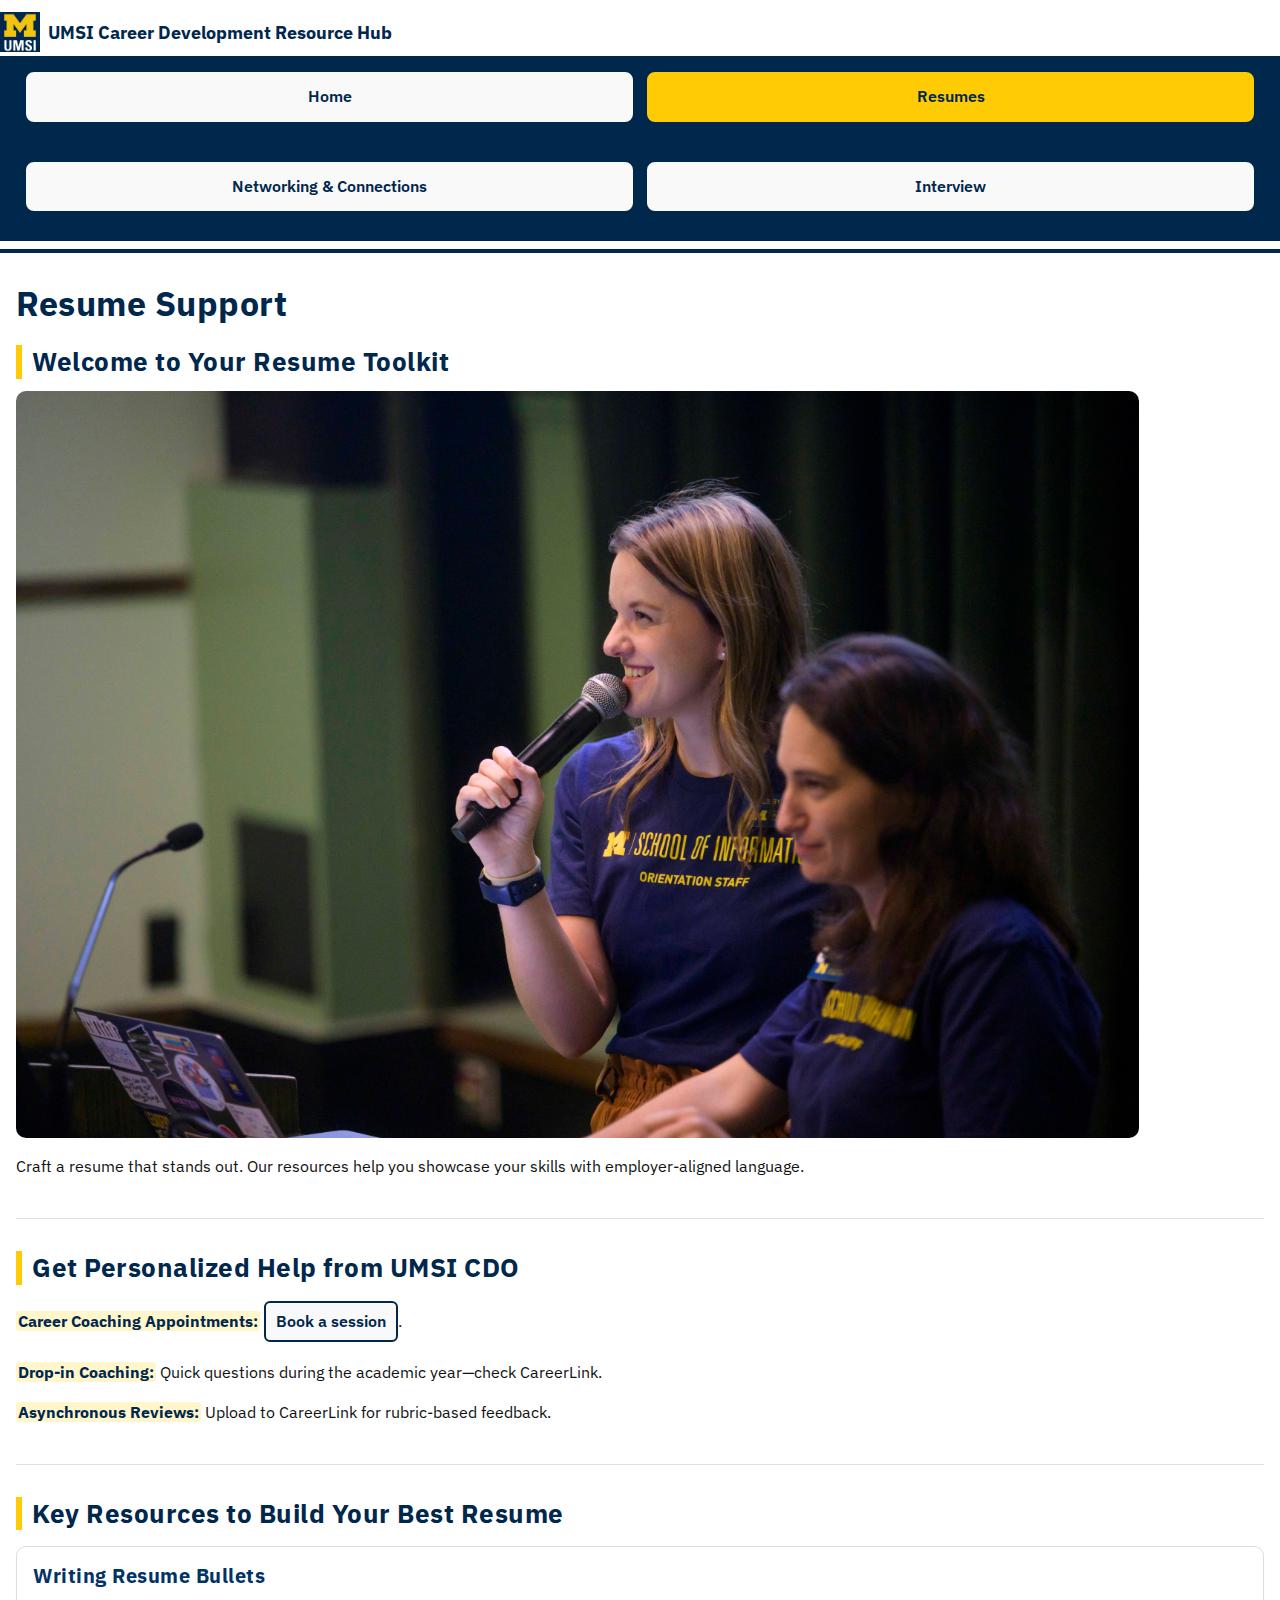
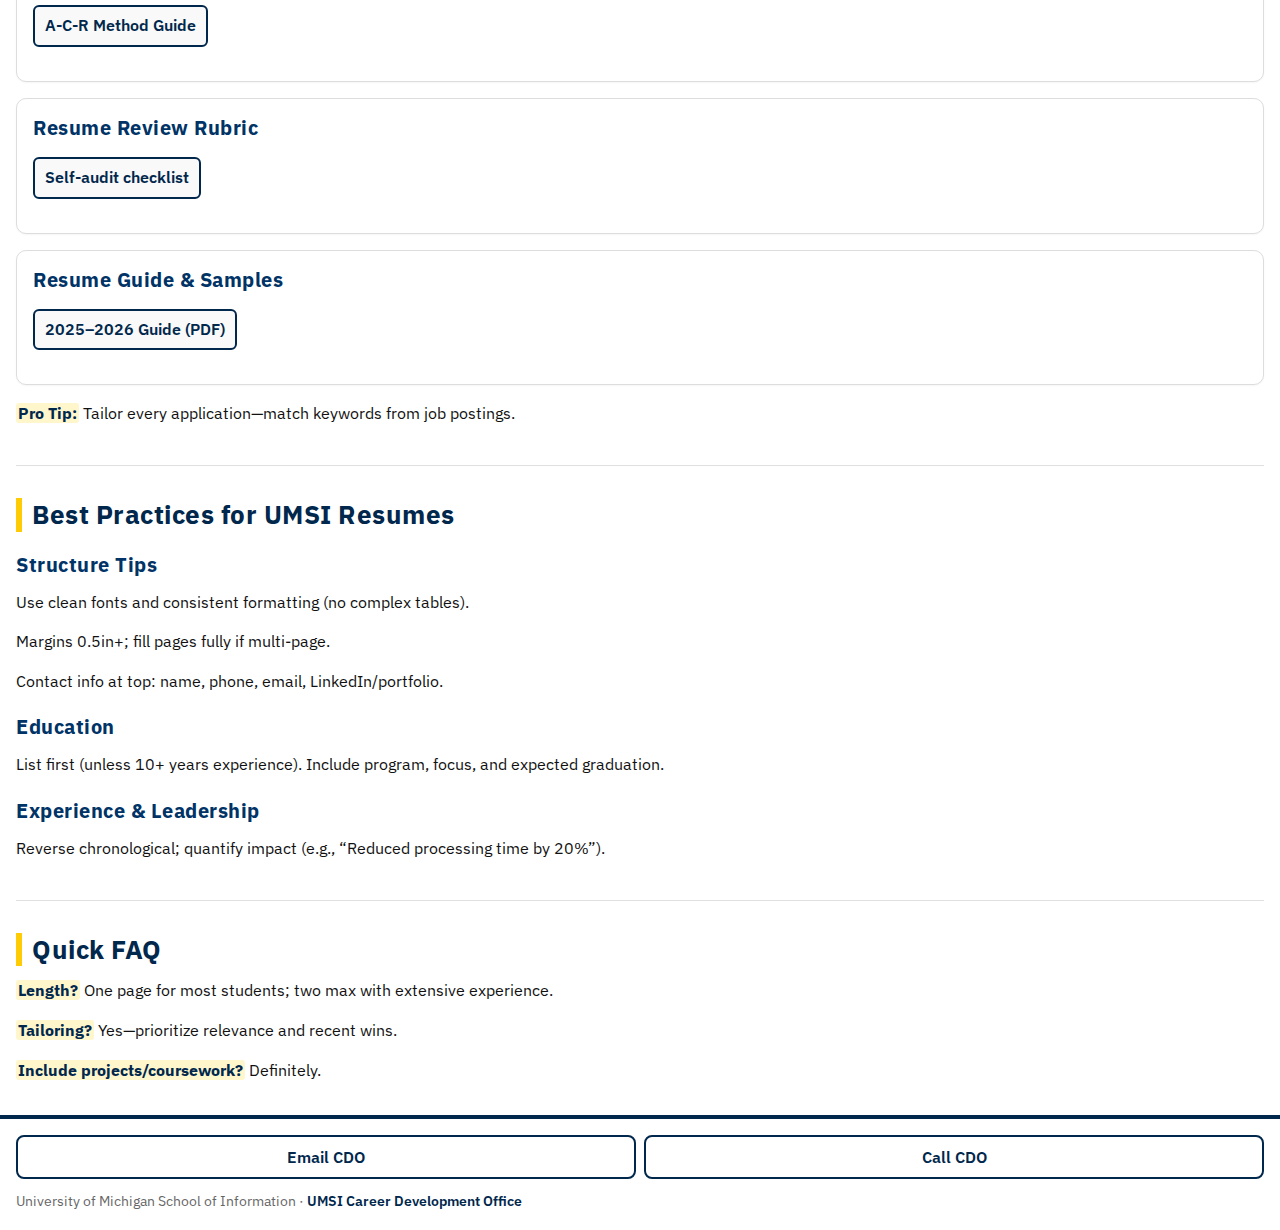
<file: resume.html>
<!DOCTYPE html>
<html lang="en">
<head>
    <meta charset="UTF-8">
    <meta name="viewport" content="width=device-width, initial-scale=1">
    <title>MSI Career Development · Resumes</title>
    <!-- IBM Plex Sans font (UM recommended) -->
    <link href="https://fonts.googleapis.com/css2?family=IBM+Plex+Sans:wght@400;600;700&display=swap" rel="stylesheet">
    <link rel="stylesheet" href="html5reset.css">
    <link rel="stylesheet" href="style.css">
</head>
<body>
<a href="#maincontent" class="skip-link">Skip to Main Content</a>

<header class="site-header">
    <div class="container brand">
        <img src="images/UMSI_signature_vertical_informal_solidblue.jpg" alt="UMSI logo">
        <div class="site-title">UMSI Career Development Resource Hub</div>
    </div>
    <nav class="nav" aria-label="Primary">
        <div class="container">
            <ul class="link-list">
                <li><a href="index.html">Home</a></li>
                <li><a class="active" aria-current="page" href="resume.html">Resumes</a></li>
                <li><a href="networkconnect.html">Networking & Connections</a></li>
                <li><a href="interview.html">Interview</a></li>
            </ul>
        </div>
    </nav>
</header>

<main id="maincontent" tabindex="-1" class="container">
    <h1>Resume Support</h1>

    <section class="mt-4">
        <h2>Welcome to Your Resume Toolkit</h2>
        <img class="responsive-image" src="images/MastersOrientation4.jpg"
             alt="Students at orientation discussing resumes">
        <p class="mt-4">Craft a resume that stands out. Our resources help you showcase your skills with
            employer-aligned language.</p>
    </section>

    <section class="mt-6">
        <h2>Get Personalized Help from UMSI CDO</h2>
        <ul>
            <li><strong>Career Coaching Appointments:</strong> <a
                    href="https://umich.instructure.com/courses/137916/pages/talk-to-a-career-coach" target="_blank"
                    rel="noopener">Book a session</a>.
            </li>
            <li><strong>Drop-in Coaching:</strong> Quick questions during the academic year—check CareerLink.</li>
            <li><strong>Asynchronous Reviews:</strong> Upload to CareerLink for rubric-based feedback.</li>
        </ul>
    </section>

    <section class="mt-6">
        <h2>Key Resources to Build Your Best Resume</h2>
        <div class="card-grid">
            <article class="card">
                <h3>Writing Resume Bullets</h3>
                <p>
                    <a href="https://docs.google.com/document/d/1-EVZYH_Fic4mfLVGOXyHTSeRwBWmmi2WHSgGDLGGPEs/edit?tab=t.0"
                       target="_blank" rel="noopener">A‑C‑R Method Guide</a></p>
            </article>
            <article class="card">
                <h3>Resume Review Rubric</h3>
                <p>
                    <a href="https://docs.google.com/document/d/1vJMfgw9nwpHN9Sy0L0RP0aNBbaDSsiLPc2vy-doac6s/edit?tab=t.0"
                       target="_blank" rel="noopener">Self‑audit checklist</a></p>
            </article>
            <article class="card">
                <h3>Resume Guide & Samples</h3>
                <p>
                    <a href="https://docs.google.com/document/d/1_1GfDJyVGIgE82MZjVhuWT_aB_2Hcj1NN62FUCXoR_o/edit?tab=t.0"
                       target="_blank" rel="noopener">2025–2026 Guide (PDF)</a></p>
            </article>
        </div>
        <p class="mt-4"><strong>Pro Tip:</strong> Tailor every application—match keywords from job postings.</p>
    </section>

    <section class="mt-6">
        <h2>Best Practices for UMSI Resumes</h2>
        <h3>Structure Tips</h3>
        <ul>
            <li>Use clean fonts and consistent formatting (no complex tables).</li>
            <li>Margins 0.5in+; fill pages fully if multi-page.</li>
            <li>Contact info at top: name, phone, email, LinkedIn/portfolio.</li>
        </ul>
        <h3>Education</h3>
        <p>List first (unless 10+ years experience). Include program, focus, and expected graduation.</p>
        <h3>Experience & Leadership</h3>
        <p>Reverse chronological; quantify impact (e.g., “Reduced processing time by 20%”).</p>
    </section>

    <section class="mt-6">
        <h2>Quick FAQ</h2>
        <ul>
            <li><strong>Length?</strong> One page for most students; two max with extensive experience.</li>
            <li><strong>Tailoring?</strong> Yes—prioritize relevance and recent wins.</li>
            <li><strong>Include projects/coursework?</strong> Definitely.</li>
        </ul>
    </section>
</main>

<footer class="site-footer">
    <div class="container inner">
        <div class="footer-actions">
            <a href="mailto:umsi.careers@umich.edu">Email CDO</a>
            <a href="tel:+17346150360">Call CDO</a>
        </div>
        <div class="footer-meta">
            University of Michigan School of Information · <a href="https://umich.instructure.com/courses/137916">UMSI
            Career Development Office</a>
        </div>
    </div>
</footer>
</body>
</html>
</file>
<file: style.css>
/* ---- Base (mobile-first) ---- */

/* Universal box sizing */
*, *::before, *::after {
    box-sizing: border-box;
}

body {
    font-family: "IBM Plex Sans", Arial, Helvetica, sans-serif;
    color: #111;
    background: #fff;
    line-height: 1.5;
    padding: 0;
    margin: 0;
}

a {
    color: #00274C;
    text-decoration: none;
    font-weight: 600;
    display: inline-block;
    transition: background-color .2s ease, color .2s ease, border-color .2s ease, transform .15s ease;
    border-bottom: 2px solid transparent;
}

a:hover, a:focus {
    color: #00274C;
    background-color: #EEF3FF;
    border-bottom-color: #FFCB05; /* Maize */
}

a:focus,
button:focus,
.btn:focus,
.link-list a:focus,
main a[target="_blank"]:focus {
    outline: 3px solid #FFCB05;
    outline-offset: 3px;
}


.container {
    width: 100%;
    margin: 0 auto;
    padding: 0 16px;
}

/* Skip to Main */
.skip-link {
    position: absolute;
    left: -10000px;
    top: auto;
    width: 1px;
    height: 1px;
    overflow: hidden;
}

.skip-link:focus {
    position: absolute;
    left: 16px;
    top: 16px;
    width: auto;
    height: auto;
    padding: 8px 12px;
    background: #00274C;
    color: #fff;
    z-index: 1000;
}

/* Header */
header.site-header {
    background: #fff;
    border-bottom: 4px solid #00274C;
    padding-bottom: 8px;
}

.brand {
    display: grid;
    grid-template-columns: auto 1fr;
    align-items: center;
    column-gap: 8px;
    padding: 12px 0 4px 0;
}

.brand img {
    width: 40px;
    height: auto;
}

.brand .site-title {
    font-weight: 800;
    color: #00274C;
    font-size: 18px;
}


/* Navigation (modern version with underline animation) */
.nav {
    border: none;
    background: #00274C;
    text-align: center;
}

.nav ul {
    display: grid;
    grid-template-columns: 1fr 1fr;
    padding: 0.5rem;
    margin: 0;
}

.nav a[aria-current="page"],
.nav a.active {
    background: #FFCB05;
    text-align: center;
    color: #00274C;
}

.link-list {
    list-style: none;
    padding-left: 0;
    margin: 12px 0;
    display: grid;
    grid-template-columns: 1fr;
    gap: 10px;
}

.link-list a {
    display: block;
    padding: 12px 14px;
    margin: 6px 0;
    border: 2px solid #00274C;
    border-radius: 10px;
    background: #f9f9f9;
    color: #00274C;
    font-weight: 600;
    text-decoration: none;
    position: relative;
    transition: background-color 0.2s ease, transform 0.2s ease;
}

.link-list a:hover,
.link-list a:focus {
    background: #FFCB05;
    color: #00274C;
    transform: translateY(-2px);
    box-shadow: 0 4px 10px rgba(0, 0, 0, .15);
    border-color: #FFCB05;
}

/*links in main*/
main a[target="_blank"] {
    display: inline-block;
    padding: 6px 10px;
    margin: 4px 0;
    border: 2px solid #00274C;
    border-radius: 6px;
    background: #f9f9f9;
    color: #00274C;
    font-weight: 600;
    transition: background-color 0.2s ease, transform 0.2s ease;
}

main a[target="_blank"]:hover,
main a[target="_blank"]:focus {
    background: #FFCB05;
    color: #00274C;
    transform: translateY(-2px);
    box-shadow: 0 4px 10px rgba(0, 0, 0, .15);
    border-color: #FFCB05;
}

/* Buttons */
.btn {
    display: block;
    text-align: center;
    background: #00274C;
    color: #fff;
    padding: 10px 12px;
    border-radius: 10px;
    border: 2px solid #00274C;
}

.btn:hover, .btn:focus {
    background: #FFCB05;
    color: #00274C;
    border-color: #FFCB05;
    transform: translateY(-2px);
}


/* Sections */
section {
    margin: 32px 0;
    padding-bottom: 24px;
    border-bottom: 1px solid #e0e0e0;
}

section:last-of-type {
    border-bottom: none;
    padding-bottom: 0;
}

h1, h2, h3 {
    color: #00274C;
    line-height: 1.3;
    margin: 20px 0 12px 0;
    font-weight: 800;
    letter-spacing: 0.5px;
}

h1 {
    font-size: 34px;
    margin-top: 28px;
}

.home-title {
    font-size: 38px;
    font-weight: 800;
    color: #00274C;
    margin: 28px auto 24px auto;
    line-height: 1.3;
    text-align: center;
    display: inline-block;
    border-bottom: 6px solid #FFCB05;
    padding-bottom: 6px;
}


h2 {
    font-size: 26px;
    border-left: 6px solid #FFCB05;
    padding-left: 10px;
}

h3 {
    font-size: 20px;
    color: #003366;
}

p, li {
    font-size: 16px;
    line-height: 1.6;
    margin-bottom: 14px;
}

strong {
    font-weight: 700;
    color: #00274C;
    background: #FFF6CC;
    padding: 0 2px;
    border-radius: 3px;
}


.lead {
    background: #F7F7F7;
    padding: 16px;
    border-radius: 10px;
    margin: 16px 0;
}

.responsive-image {
    width: 90%;
    height: auto;
    display: block;
    border-radius: 10px;
    margin: 8px 0;
}

/* Grids */
.grid {
    display: grid;
    gap: 16px;
}

.grid-2 {
    grid-template-columns: 1fr;
}

.card-grid {
    display: grid;
    grid-template-columns: 1fr;
    gap: 16px;
    margin: 16px 0;
}

.card {
    border: 1px solid #DDD;
    border-radius: 10px;
    padding: 16px;
    background: #fff;
    box-shadow: 0 1px 2px rgba(0, 0, 0, .04);
    transition: transform 0.2s ease, box-shadow 0.2s ease;
}

.card:hover,
.card:focus-within {
    transform: translateY(-4px);
    box-shadow: 0 6px 16px rgba(0, 0, 0, .15);
    border-color: #FFCB05;
}

.card h3 {
    margin-top: 0;
}

/* Make links inside cards look like buttons */
.card a {
    background: #00274C;
    color: #fff;
    padding: 8px 10px;
    border-radius: 8px;
    border: 2px solid #00274C;
}

.card a:hover, .card a:focus {
    background: #FFCB05;
    color: #00274C;
    border-color: #FFCB05;
}

/* Embeds */
.embed {
    position: relative;
    width: 100%;
    aspect-ratio: 16/9;
    overflow: hidden;
    border-radius: 10px;
    background: #000;
}

.embed iframe {
    position: absolute;
    inset: 0;
    width: 100%;
    height: 100%;
    border: 0;
}

/* Footer */
.site-footer {
    margin-top: 32px;
    border-top: 4px solid #00274C;
    background: #fff;
    padding: 16px 0;
}

.site-footer .inner {
    padding: 0 16px;
}

.footer-actions {
    display: grid;
    grid-template-columns: 1fr 1fr;
    gap: 8px;
    margin-bottom: 12px;
}

.footer-actions a {
    display: block;
    padding: 8px;
    text-align: center;
    border: 2px solid #00274C;
    border-radius: 8px;
    background: #fff;
}

.footer-actions a:hover, .footer-actions a:focus {
    background: #FFCB05;
    color: #00274C;
}

.footer-meta {
    color: #666;
    font-size: 14px;
}

/* Utilities */
.mt-4 {
    margin-top: 16px;
}

.mt-6 {
    margin-top: 24px;
}


/*Reduced motion*/
/*@media (prefers-reduced-motion: reduce) {
    * {
        transition: none !important;
        transform: none !important;
    }
}*/
</file>
